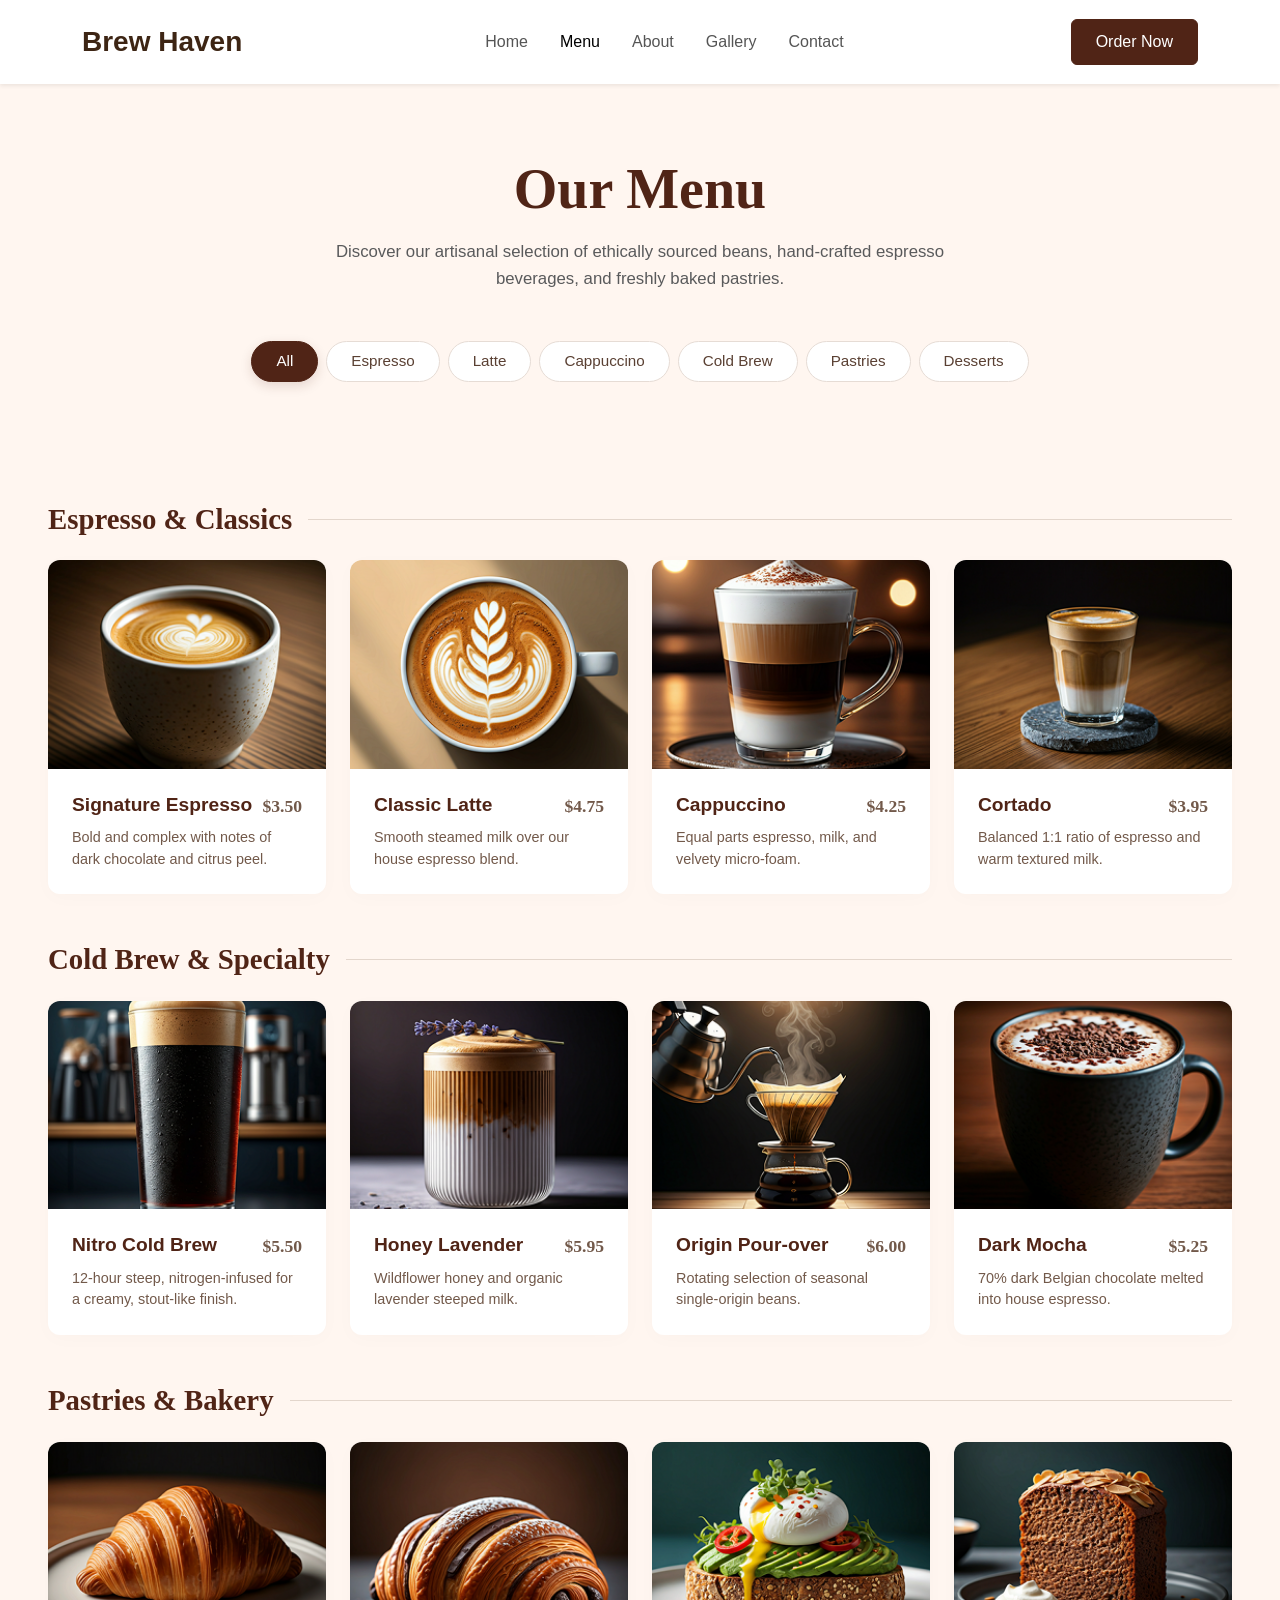
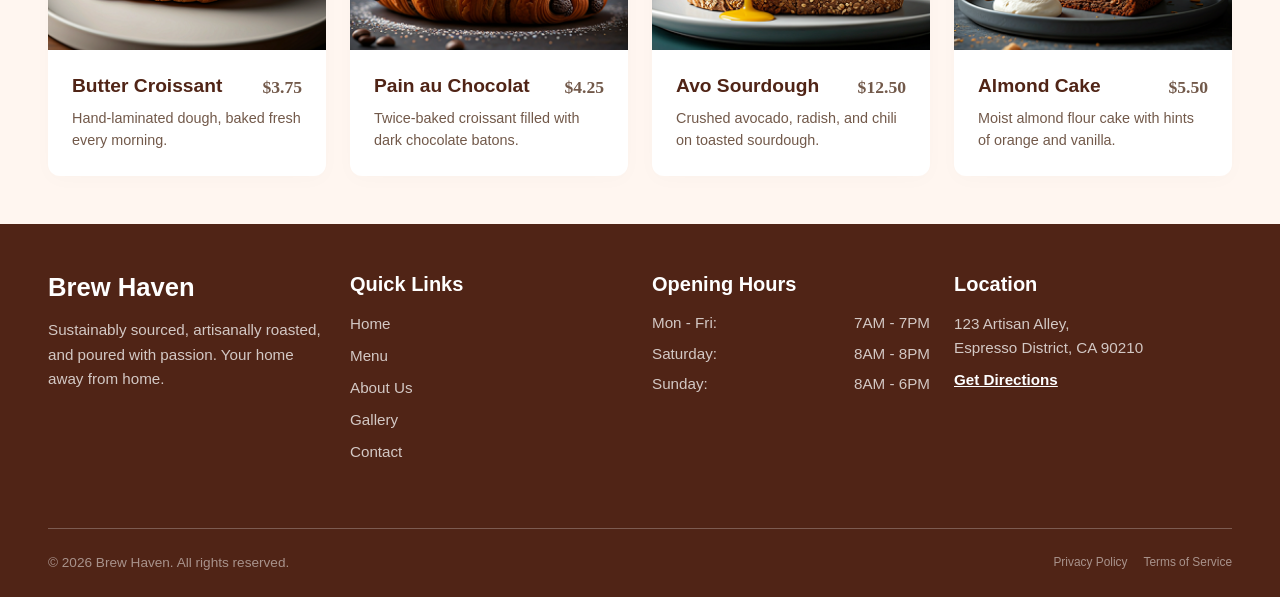
<file: menu.html>
<!DOCTYPE html>
<html lang="en">
<head>
  <meta charset="UTF-8">
  <meta name="viewport" content="width=device-width, initial-scale=1.0">
  <title>Menu</title>

  <link rel="stylesheet" href="Bootsrap/css/bootstrap.min.css">

  <link rel="stylesheet" href="css/style.css">

  <script src="Bootsrap/js/bootstrap.bundle.min.js" defer></script>

  <link rel="icon" type="image/png" sizes="32x32" href="icons/menu.png">
  
</head>
<body>



  <!-- NAVBAR START -->
<nav class="navbar navbar-expand-lg bg-white py-3 shadow-sm sticky-top">

  <div class="container">

    <!-- Logo -->
    <a class="navbar-brand fw-bold fs-3" href="#">
      Brew Haven
    </a>

    <!-- Mobile Menu Button -->
    <button class="navbar-toggler" type="button"
            data-bs-toggle="collapse"
            data-bs-target="#navbarNav">
      <span class="navbar-toggler-icon"></span>
    </button>

    <!-- Navigation Links -->
    <div class="collapse navbar-collapse" id="navbarNav">

      <ul class="navbar-nav mx-auto gap-3">

        <li class="nav-item">
          <a class="nav-link" href="index.html">Home</a>
        </li>

        <li class="nav-item">
          <a class="nav-link active" aria-current="page"href="menu.html">Menu</a>
        </li>

        <li class="nav-item">
          <a class="nav-link "  href="about.html">About</a>
        </li>

        <li class="nav-item">
          <a class="nav-link" href="gallery.html">Gallery</a>
        </li>

        <li class="nav-item">
          <a class="nav-link" href="contact.html">Contact</a>
        </li>

      </ul>

      <a href="#" class="btn btn-dark px-4">
        Order Now
      </a>

    </div>

  </div>

</nav>
<!-- NAVBAR END -->


<!--menu hero-->
<section class="menu-hero-section py-5">
  <div class="container text-center py-4">
    
    <h1 class="menu-hero-title display-4 fw-bold mb-3">Our Menu</h1>
    <p class="menu-hero-text text-muted mx-auto mb-5" style="max-width: 650px;">
      Discover our artisanal selection of ethically sourced beans, hand-crafted espresso beverages, and freshly baked pastries.
    </p>

    <div class="d-flex flex-wrap justify-content-center gap-2 filter-buttons-container">
      <button class="btn btn-filter active" type="button" data-filter="all">All</button>
      <button class="btn btn-filter" type="button" data-filter="espresso">Espresso</button>
      <button class="btn btn-filter" type="button" data-filter="latte">Latte</button>
      <button class="btn btn-filter" type="button" data-filter="cappuccino">Cappuccino</button>
      <button class="btn btn-filter" type="button" data-filter="cold-brew">Cold Brew</button>
      <button class="btn btn-filter" type="button" data-filter="pastries">Pastries</button>
      <button class="btn btn-filter" type="button" data-filter="desserts">Desserts</button>
    </div>

  </div>
</section>

<!--Espresso and latte-->
<section class="menu-products-section py-5 ">
  <div class="container-fluid px-4 px-md-5 max-width-container">
    
    <div class="d-flex align-items-center gap-3 mb-4 ">
      <h2 class="category-title fw-bold m-0">Espresso & Classics</h2>
      <div class="category-line flex-grow-1"></div>
    </div>

    <div class="row g-4 scroll-fade">
      
      <div class="col-sm-6 col-lg-3 menu-item" data-category="espresso">
        <div class="menu-item-card h-100">
          <div class="menu-item-img-wrapper">
            <img src="Assets/Signature Espresso.png" class="menu-item-img" alt="Signature Espresso">
          </div>
          <div class="menu-item-body p-4">
            <div class="d-flex justify-content-between align-items-start mb-2">
              <h3 class="menu-item-name fw-bold m-0">Signature Espresso</h3>
              <span class="menu-item-price fw-bold">$3.50</span>
            </div>
            <p class="menu-item-desc m-0">
              Bold and complex with notes of dark chocolate and citrus peel.
            </p>
          </div>
        </div>
      </div>

      <div class="col-sm-6 col-lg-3 menu-item" data-category="latte">
        <div class="menu-item-card h-100">
          <div class="menu-item-img-wrapper">
            <img src="Assets/Classic Latte.png" class="menu-item-img" alt="Classic Latte">
          </div>
          <div class="menu-item-body p-4">
            <div class="d-flex justify-content-between align-items-start mb-2">
              <h3 class="menu-item-name fw-bold m-0">Classic Latte</h3>
              <span class="menu-item-price fw-bold">$4.75</span>
            </div>
            <p class="menu-item-desc m-0">
              Smooth steamed milk over our house espresso blend.
            </p>
          </div>
        </div>
      </div>

      <div class="col-sm-6 col-lg-3 menu-item" data-category="cappuccino">
        <div class="menu-item-card h-100">
          <div class="menu-item-img-wrapper">
            <img src="Assets/Cappuccino2.png" class="menu-item-img" alt="Cappuccino">
          </div>
          <div class="menu-item-body p-4">
            <div class="d-flex justify-content-between align-items-start mb-2">
              <h3 class="menu-item-name fw-bold m-0">Cappuccino</h3>
              <span class="menu-item-price fw-bold">$4.25</span>
            </div>
            <p class="menu-item-desc m-0">
              Equal parts espresso, milk, and velvety micro-foam.
            </p>
          </div>
        </div>
      </div>

      <div class="col-sm-6 col-lg-3 menu-item" data-category="cold-brew">
        <div class="menu-item-card h-100">
          <div class="menu-item-img-wrapper">
            <img src="Assets/Cortado.png" class="menu-item-img" alt="Cortado">
          </div>
          <div class="menu-item-body p-4">
            <div class="d-flex justify-content-between align-items-start mb-2">
              <h3 class="menu-item-name fw-bold m-0">Cortado</h3>
              <span class="menu-item-price fw-bold">$3.95</span>
            </div>
            <p class="menu-item-desc m-0">
              Balanced 1:1 ratio of espresso and warm textured milk.
            </p>
          </div>
        </div>
      </div>

    </div>
  </div>
</section>
<!--Expresso Latte part-->


<!--Cold Brew and pastries-->
<section class="menu-products-section pb-5 ">
  <div class="container-fluid px-4 px-md-5 max-width-container">
    
    <div class="d-flex align-items-center gap-3 mb-4">
      <h2 class="category-title fw-bold m-0">Cold Brew & Specialty</h2>
      <div class="category-line flex-grow-1"></div>
    </div>

    <div class="row g-4 mb-5">
      
     <div class="col-sm-6 col-lg-3 menu-item" data-category="pastries">
        <div class="menu-item-card h-100">
          <div class="menu-item-img-wrapper">
            <img src="Assets/Nitro Cold Brew.png" class="menu-item-img" alt="Nitro Cold Brew">
          </div>
          <div class="menu-item-body p-4">
            <div class="d-flex justify-content-between align-items-start mb-2">
              <h3 class="menu-item-name fw-bold m-0">Nitro Cold Brew</h3>
              <span class="menu-item-price fw-bold">$5.50</span>
            </div>
            <p class="menu-item-desc m-0">
              12-hour steep, nitrogen-infused for a creamy, stout-like finish.
            </p>
          </div>
        </div>
      </div>

      <div class="col-sm-6 col-lg-3">
        <div class="menu-item-card h-100">
          <div class="menu-item-img-wrapper">
            <img src="Assets/Honey Lavender Latte.png" class="menu-item-img" alt="Honey Lavender Latte">
          </div>
          <div class="menu-item-body p-4">
            <div class="d-flex justify-content-between align-items-start mb-2">
              <h3 class="menu-item-name fw-bold m-0">Honey Lavender</h3>
              <span class="menu-item-price fw-bold">$5.95</span>
            </div>
            <p class="menu-item-desc m-0">
              Wildflower honey and organic lavender steeped milk.
            </p>
          </div>
        </div>
      </div>

      <div class="col-sm-6 col-lg-3">
        <div class="menu-item-card h-100">
          <div class="menu-item-img-wrapper">
            <img src="Assets/Single Origin Pour-over.png" class="menu-item-img" alt="Origin Pour-over">
          </div>
          <div class="menu-item-body p-4">
            <div class="d-flex justify-content-between align-items-start mb-2">
              <h3 class="menu-item-name fw-bold m-0">Origin Pour-over</h3>
              <span class="menu-item-price fw-bold">$6.00</span>
            </div>
            <p class="menu-item-desc m-0">
              Rotating selection of seasonal single-origin beans.
            </p>
          </div>
        </div>
      </div>

      <div class="col-sm-6 col-lg-3">
        <div class="menu-item-card h-100">
          <div class="menu-item-img-wrapper">
            <img src="Assets/Dark Choco Mocha.png" class="menu-item-img" alt="Dark Mocha">
          </div>
          <div class="menu-item-body p-4">
            <div class="d-flex justify-content-between align-items-start mb-2">
              <h3 class="menu-item-name fw-bold m-0">Dark Mocha</h3>
              <span class="menu-item-price fw-bold">$5.25</span>
            </div>
            <p class="menu-item-desc m-0">
              70% dark Belgian chocolate melted into house espresso.
            </p>
          </div>
        </div>
      </div>

    </div>

    <div class="d-flex align-items-center gap-3 mb-4 mt-5">
      <h2 class="category-title fw-bold m-0">Pastries & Bakery</h2>
      <div class="category-line flex-grow-1"></div>
    </div>

    <div class="row g-4">
      
      <div class="col-sm-6 col-lg-3">
        <div class="menu-item-card h-100">
          <div class="menu-item-img-wrapper">
            <img src="Assets/Classic Croissant.png" class="menu-item-img" alt="Butter Croissant">
          </div>
          <div class="menu-item-body p-4">
            <div class="d-flex justify-content-between align-items-start mb-2">
              <h3 class="menu-item-name fw-bold m-0">Butter Croissant</h3>
              <span class="menu-item-price fw-bold">$3.75</span>
            </div>
            <p class="menu-item-desc m-0">
              Hand-laminated dough, baked fresh every morning.
            </p>
          </div>
        </div>
      </div>

      <div class="col-sm-6 col-lg-3">
        <div class="menu-item-card h-100">
          <div class="menu-item-img-wrapper">
            <img src="Assets/Pain au Chocolat.png" class="menu-item-img" alt="Pain au Chocolat">
          </div>
          <div class="menu-item-body p-4">
            <div class="d-flex justify-content-between align-items-start mb-2">
              <h3 class="menu-item-name fw-bold m-0">Pain au Chocolat</h3>
              <span class="menu-item-price fw-bold">$4.25</span>
            </div>
            <p class="menu-item-desc m-0">
              Twice-baked croissant filled with dark chocolate batons.
            </p>
          </div>
        </div>
      </div>

      <div class="col-sm-6 col-lg-3">
        <div class="menu-item-card h-100">
          <div class="menu-item-img-wrapper">
            <img src="Assets/Avocado Sourdough.png" class="menu-item-img" alt="Avo Sourdough">
          </div>
          <div class="menu-item-body p-4">
            <div class="d-flex justify-content-between align-items-start mb-2">
              <h3 class="menu-item-name fw-bold m-0">Avo Sourdough</h3>
              <span class="menu-item-price fw-bold">$12.50</span>
            </div>
            <p class="menu-item-desc m-0">
              Crushed avocado, radish, and chili on toasted sourdough.
            </p>
          </div>
        </div>
      </div>

      <div class="col-sm-6 col-lg-3">
        <div class="menu-item-card h-100">
          <div class="menu-item-img-wrapper">
            <img src="Assets/Almond Tea Cake.png" class="menu-item-img" alt="Almond Cake">
          </div>
          <div class="menu-item-body p-4">
            <div class="d-flex justify-content-between align-items-start mb-2">
              <h3 class="menu-item-name fw-bold m-0">Almond Cake</h3>
              <span class="menu-item-price fw-bold">$5.50</span>
            </div>
            <p class="menu-item-desc m-0">
              Moist almond flour cake with hints of orange and vanilla.
            </p>
          </div>
        </div>
      </div>

    </div>

  </div>
</section>



















<!-- FOOTER SECTION -->
<footer class="footer-section pt-5 pb-4">
  <div class="container-fluid px-4 px-md-5 max-width-container">
    
    <!-- Main Footer Links Grid -->
    <div class="row g-4 mb-5">
      
      <!-- Column 1: Brand Info -->
      <div class="col-sm-6 col-lg-3">
        <h3 class="footer-brand-title fw-bold mb-3">Brew Haven</h3>
        <p class="footer-text opacity-75 mb-4">
          Sustainably sourced, artisanally roasted, and poured with passion. Your home away from home.
        </p>
        <!-- Social Icons (Using Bootstrap Icons) -->
        <div class="footer-socials d-flex gap-3">
          <a href="#" class="social-link"><i class="bi bi-facebook"></i></a>
          <a href="#" class="social-link"><i class="bi bi-instagram"></i></a>
          <a href="#" class="social-link"><i class="bi bi-twitter-x"></i></a>
        </div>
      </div>

      <!-- Column 2: Quick Links -->
      <div class="col-sm-6 col-lg-3">
        <h3 class="footer-heading fw-bold mb-3">Quick Links</h3>
        <ul class="list-unstyled footer-links-list">
          <li class="mb-2"><a href="index.html">Home</a></li>
          <li class="mb-2"><a href="menu.html">Menu</a></li>
          <li class="mb-2"><a href="about.html">About Us</a></li>
          <li class="mb-2"><a href="gallery.html">Gallery</a></li>
          <li><a href="contact.html">Contact</a></li>
        </ul>
      </div>

      <!-- Column 3: Opening Hours -->
      <div class="col-sm-6 col-lg-3">
        <h3 class="footer-heading fw-bold mb-3">Opening Hours</h3>
        <ul class="list-unstyled footer-hours-list opacity-75">
          <li class="d-flex justify-content-between mb-2">
            <span>Mon - Fri:</span>
            <span>7AM - 7PM</span>
          </li>
          <li class="d-flex justify-content-between mb-2">
            <span>Saturday:</span>
            <span>8AM - 8PM</span>
          </li>
          <li class="d-flex justify-content-between">
            <span>Sunday:</span>
            <span>8AM - 6PM</span>
          </li>
        </ul>
      </div>

      <!-- Column 4: Location Info -->
      <div class="col-sm-6 col-lg-3">
        <h3 class="footer-heading fw-bold mb-3">Location</h3>
        <p class="footer-text opacity-75 mb-2">
          123 Artisan Alley,<br>
          Espresso District, CA 90210
        </p>
        <a href="https://maps.google.com" target="_blank" class="footer-map-link fw-bold text-decoration-underline">Get Directions</a>
      </div>

    </div>

    <!-- Horizontal Divider -->
    <hr class="footer-divider mb-4">

    <!-- Bottom Socket bar -->
    <div class="d-flex flex-column flex-sm-row justify-content-between align-items-center opacity-50 footer-socket">
      <p class="m-0 mb-2 mb-sm-0">&copy; 2026 Brew Haven. All rights reserved.</p>
      <div class="d-flex gap-3">
        <a href="#" class="text-white text-decoration-none small">Privacy Policy</a>
        <a href="#" class="text-white text-decoration-none small">Terms of Service</a>
      </div>
    </div>

  </div>
</footer>








  
</body>
</html>
</file>
<file: css/style.css>
/* NAVBAR */

.navbar-brand{
    color: #502416;
    font-weight: 700;
}

.nav-link{
    font-weight: 500;
    position: relative;
    color:#5C4033
}

.nav-link::after{
    content: "";
    width: 0;
    height: 2px;
    background-color: #5C4033;
    position: absolute;
    left: 0;
    bottom: 0;
    transition: 0.3s;
}

.nav-link:hover::after{
    width: 100%;
}

.btn-dark{
    background-color: #6B3A2A;
    border-color: #6B3A2A;
    border-radius: 6px;
    padding: 10px 24px;
}

.btn-dark:hover{
    background-color: #502416;
    border-color: #502416;
}

/*hero section*/


/* --- Hero Section --- */

.hero-section {
    position: relative;
    background: url('../Assets/hero.jpg') no-repeat center center/cover;
    height: 100vh;
    display: flex;
    align-items: center;
    overflow: hidden;
}
.hero-overlay {
    position: absolute;
    top: 0;
    left: 0;
    width: 100%;
    height: 100%;
    background: linear-gradient(to right, rgba(33, 19, 11, 0.85), rgba(29, 16, 9, 0.4));
    z-index: 1;
}

.hero-content {
    position: relative;
    z-index: 2;
}


.hero-title {
    font-size: 4rem; 
    font-weight: 700;
    color: #ffffff; 
    line-height: 1.1;
}

.hero-text {
    margin: 25px 0;
    font-size: 1.1rem;
    color: rgba(255, 255, 255, 0.8);
    max-width: 500px;
}

.hero-buttons {
    margin-top: 30px;
}

/* Custom UI Button Styles */
.btn-hero-primary {
    color: #1d1009; /* Dark brown text for the solid white button */
    font-weight: 600;
    border-radius: 8px;
}

.btn-hero-secondary {
    color: #ffffff;
    border-color: rgba(255, 255, 255, 0.5);
    border-radius: 8px;
}

.btn-hero-secondary:hover {
    background-color: rgba(255, 255, 255, 0.1);
}

/* GLOBAL STYLES & TYPOGRAPHY*/
body {
    font-family: 'Segoe UI', Tahoma, Geneva, Verdana, sans-serif;
    background-color: #FFFDFB;
    color: #3D2514;
    overflow-x: hidden;
}

/* NAVBAR STYLES */
.navbar {
    transition: all 0.3s ease;
}

.navbar-brand {
    color: #3D2514 ;
}

.nav-link {
    color: #555555 ;
    font-weight: 500;
}

.nav-link.active, .nav-link:hover {
    color: #502416;
}

.btn-dark {
    background-color: #502416;
    border-color: #502416 ;
}

.btn-dark:hover {
    background-color: #3D2514;
    border-color: #3D2514;
}

/* HERO SECTION */
.hero-section {
    position: relative;
    background: url('../Assets/hero.jpg') no-repeat center center/cover;
    height: 100vh;
    display: flex;
    align-items: center;
    overflow: hidden;
}

/* Dark Tint Overlay to make text pop */
.hero-overlay {
    position: absolute;
    top: 0;
    left: 0;
    width: 100%;
    height: 100%;
    background: linear-gradient(to right, rgba(29, 16, 9, 0.85), rgba(29, 16, 9, 0.4));
    z-index: 1;
}

/* Pushes text layers in front of the image overlay tint */
.hero-content {
    position: relative;
    z-index: 2;
}

.hero-title {
    font-size: 4rem;
    font-weight: 700;
    color: #ffffff;
    line-height: 1.1;
}

.hero-text {
    margin: 25px 0;
    font-size: 1.1rem;
    color: rgba(255, 255, 255, 0.85);
    max-width: 500px;
}

.hero-buttons {
    margin-top: 30px;
}

/* Hero Button Overrides */
.btn-hero-primary {
    background-color: #ffffff;
    color: #1d1009;
    font-weight: 600;
    border-radius: 8px;
}

.btn-hero-primary:hover {
    background-color: #FDF5F0;
}

.btn-hero-secondary {
    color: #ffffff;
    border-color: rgba(255, 255, 255, 0.5);
    border-radius: 8px;
}

.btn-hero-secondary:hover {
    background-color: rgba(255, 255, 255, 0.1);
    color: #ffffff;
}

/* FEATURES SECTION ("WHY BREW HAVEN") */
.features-section {
    background-color: #FFFDFB;
}

.small-title {
    color: #502416;
    letter-spacing: 2px;
    font-size: 0.85rem;
    font-weight: 600;
}

.section-title {
    color: #502416;
    font-size: 2.5rem;
}

/*CARD BACKGROUND*/
.feature-card {
    background-color: #FDF5F0; 
    border: none;
    border-radius: 12px;
    transition: transform 0.3s ease, box-shadow 0.3s ease;
}

.feature-card:hover {
    transform: translateY(-5px);
    box-shadow: 0 10px 20px rgba(61, 37, 20, 0.05);
}


.icon-circle {
    width: 65px;
    height: 65px;
    background-color: #502416; 
    border-radius: 50%;
    display: flex;
    align-items: center;
    justify-content: center;
}


.feature-icon {
    width: 32px;
    height: 32px;
    object-fit: contain;
    image-rendering: -webkit-optimize-contrast; 
    
    
}

.feature-card-title {
    color: #3D2514;
    font-size: 1.35rem;
    margin-bottom: 12px;
}

.feature-card-text {
    font-size: 0.95rem;
    line-height: 1.6;
    color: #52443F;
}


/* --- MENU SECTION --- */
.menu-section {
    background-color: #502416;
}

.menu-section-title {
    color: #ffffff;
    font-size: 2.5rem;
}

.menu-subtitle {
    color: #FAEEEB;
    font-size: 0.85rem;
    letter-spacing: 1px;
}

/* Individual Cards Layout */
.menu-card {
    background-color: #ffffff;
    border: none;
    border-radius: 14px;
    overflow: hidden;
    box-shadow: 0 8px 24px rgba(0, 0, 0, 0.15);
    transition: transform 0.3s ease;
}

.menu-card:hover {
    transform: translateY(-6px);
}


.menu-img-container {
    width: 100%;
    height: 220px;
    overflow: hidden;
}
.menu-section .container-fluid {
    max-width: 1600px;
    margin: 0 auto;
}

.menu-img {
    width: 100%;
    height: 100%;
    object-fit: cover;
}

/* Card Typography Styling */
.item-title {
    color: #502416;
    font-size: 1.35rem;
}

.item-price {
    color: #72594A;
    font-size: 1.1rem;
}

.item-text {
    font-size: 0.95rem;
    line-height: 1.5;
}

/* Inside Card Button Styling */
.btn-outline-menu {
    border: 1px solid #502416;
    color: #502416;
    font-weight: 500;
    border-radius: 8px;
    background: transparent;
    transition: all 0.2s ease;
}

.btn-outline-menu:hover {
    background-color: #502416;
    color: #ffffff;
}

/* Footer Section Navigation Link Button */
.btn-view-all {
    border: 1px solid rgba(255, 255, 255, 0.4);
    color: #ffffff;
    background-color: transparent;
    border-radius: 8px;
    font-weight: 500;
    transition: all 0.2s ease;
}

.btn-view-all:hover {
    background-color: #FAEEEB;
    color: #502416;
    border-color: #ffffff;
}

/* --- SHARED BOUNDARY ENGINE --- */
.max-width-container {
    max-width: 1600px;
    margin: 0 auto;
}

/* --- HAPPY HOUR BANNER --- */
.happy-hour-section {
    background-color: #5A3326;
    border-top: 1px solid rgba(255, 255, 255, 0.1);
}

.banner-title {
    font-size: 1.75rem;
}

.banner-text {
    font-size: 0.95rem;
}

.btn-banner-location {
    background-color: #ffffff;
    color: #5A3326;
    font-weight: 500;
    border-radius: 6px;
    border: none;
    transition: background-color 0.2s ease;
}

.btn-banner-location:hover {
    background-color: #FDF5F0;
}

/* --- REVIEWS SECTION --- */
.reviews-section {
    background-color: #FFF6F0; 
}

.review-small-title {
    color: #502416;
    font-size: 0.85rem;
    letter-spacing: 2px;
    font-weight: 600;
}

.review-section-title {
    color: #3D2514;
    font-size: 2.3rem;
}

.review-card {
    background-color: #ffffff;
    border-radius: 12px;
    border: none;
    box-shadow: 0 4px 15px rgba(61, 37, 20, 0.02);
}

.stars i {
    color: #F1C2A5; 
    margin-right: 2px;
}

.review-text {
    font-size: 0.95rem;
    line-height: 1.6;
    color: #555555;
}

/* Reviewer Avatars styling */
.reviewer-avatar {
    width: 45px;
    height: 45px;
    background-color: #F8D3BD; 
    color: #502416; 
    border-radius: 50%;
    font-size: 0.95rem;
    flex-shrink: 0;
}

.reviewer-name {
    color: #3D2514;
    font-size: 1rem;
}

.reviewer-role {
    font-size: 0.8rem;
}

/* --- SUBSCRIBE SECTION --- */
.subscribe-section {
    background-color: #ffffff;
}

.subscribe-title {
    color: #3D2514;
    font-size: 2.2rem;
}

.subscribe-text {
    font-size: 0.95rem;
    line-height: 1.6;
}

.subscribe-input {
    border: 1px solid #D0C5BD;
    border-radius: 6px;
    height: 46px;
}

.subscribe-input:focus {
    border-color: #502416;
    box-shadow: 0 0 0 0.2rem rgba(80, 36, 22, 0.15);
}

.btn-subscribe {
    background-color: #502416;
    color: #ffffff;
    border: none;
    border-radius: 6px;
    height: 46px;
    font-weight: 500;
    white-space: nowrap;
    transition: background-color 0.2s ease;
}

.btn-subscribe:hover {
    background-color: #2D120A;
    color: #ffffff;
}

.privacy-notice {
    font-size: 0.75rem;
}



/* --- FOOTER SECTION --- */
.footer-section {
    background-color: #502416; /* Matching the deep dark roast tone */
    color: #ffffff;
}

.footer-brand-title {
    font-size: 1.6rem;
    color: #ffffff;
}

.footer-heading {
    font-size: 1.25rem;
    color: #ffffff;
}

.footer-text {
    font-size: 0.95rem;
    line-height: 1.6;
}

/* Navigation Links Formatting */
.footer-links-list a {
    color: rgba(255, 255, 255, 0.75);
    text-decoration: none;
    font-size: 0.95rem;
    transition: color 0.2s ease;
}

.footer-links-list a:hover {
    color: #ffffff;
}

/* Alignment Row for Hours */
.footer-hours-list {
    font-size: 0.95rem;
}

/* Location Map Anchor */
.footer-map-link {
    color: #ffffff;
    font-size: 0.95rem;
    transition: opacity 0.2s ease;
}

.footer-map-link:hover {
    opacity: 0.8;
}

/* Social Icon Badges */
.social-link {
    color: rgba(255, 255, 255, 0.8);
    font-size: 1.25rem;
    transition: color 0.2s ease, transform 0.2s ease;
}

.social-link:hover {
    color: #ffffff;
    transform: translateY(-2px);
}


.footer-socket {
    font-size: 0.85rem;
}


/* ABOUT US PAGE STYLES */

/* Full-width dramatic hero layout */
.about-hero-section {
    position: relative;
    background: url('../Assets/Our\ Story.png') no-repeat center center/cover;
    height: 60vh; 
    min-height: 400px;
    overflow: hidden;
}

/* Dark rich overlay tint to match your homepage aesthetics and ensure crisp text readability */
.about-hero-overlay {
    position: absolute;
    top: 0;
    left: 0;
    width: 100%;
    height: 100%;
    background: linear-gradient(to bottom, rgba(45, 23, 12, 0.75), rgba(36, 18, 9, 0.85));
    z-index: 1;
}

/* Typography control */
.about-hero-title {
    font-family: 'Playfair Display', Georgia, serif; /* Gives that premium editorial look from your Figma */
    letter-spacing: 1px;
}

.about-hero-text {
    font-weight: 400;
    line-height: 1.6;
    letter-spacing: 0.5px;
}
/* --- ABOUT PASSION SECTION --- */
.about-passion-section {
    background-color: #FFF6F0; /* Soft warm pinkish-cream background tint matching Figma layout */
}

.passion-small-title {
    color: #502416; /* Warm deep accent brown */
    font-size: 0.85rem;
    letter-spacing: 2px;
    font-weight: 600;
}

.passion-main-title {
    color: #502416; 
    font-size: 2.5rem;
    font-family: 'Playfair Display', Georgia, serif;
}

.passion-lead-text,
.passion-closing-text {
    font-size: 1rem;
    line-height: 1.7;
    color: #52443F;
}

.passion-blockquote {
    border-left: 3px solid #D9B398; 
}

.italic-quote {
    font-size: 1rem;
    color: #52443F;
    font-style: italic;
    line-height: 1.6;
}

/* Rounded image layout frame */
.passion-image-container {
    background-color: #FFF6F0; 
    border-radius: 16px;
    box-shadow: 0 10px 30px rgba(61, 37, 20, 0.04);
}

.passion-img {
    border-radius: 12px;
    width: 100%;
    object-fit: cover;
    display: block;
}


/* --- ABOUT TEAM SECTION --- */
.team-section-title {
    color: #502416; /* Signature dark roast font tone */
    font-size: 2.3rem;
    font-family: 'Playfair Display', Georgia, serif;
}

.team-section-subtitle {
    font-size: 1rem;
}

/* Base Card Framing */
.team-card {
    background-color: #ffffff;
    border-radius: 12px;
    border: none;
    box-shadow: 0 4px 20px rgba(61, 37, 20, 0.03); /* Subtle soft shadow footprint */
    transition: transform 0.2s ease, box-shadow 0.2s ease;
}

.team-card:hover {
    transform: translateY(-4px);
    box-shadow: 0 8px 25px rgba(61, 37, 20, 0.06);
}

/* Precise Circular Photo Crop Frame */
.team-img-frame {
    width: 140px;
    height: 140px;
    border-radius: 50%;
    overflow: hidden;
    border: 4px solid #FFF6F0; /* Warm accent border ring matching your background palette */
}

.team-avatar-img {
    width: 100%;
    height: 100%;
    object-fit: cover;
    display: block;
}

/* Typography elements */
.team-member-name {
    color: #502416;
    font-size: 1.35rem;
}

.team-member-role {
    color: #9C7A63; /* Elegant muted bronze/gold tone for title sub-headers */
    font-size: 0.8rem;
    letter-spacing: 1.5px;
    font-weight: 600;
}

.team-member-bio {
    font-size: 0.95rem;
    line-height: 1.6;
}

/*ABOUT US PAGE: VALUES SECTION  */
.about-values-section {
    background-color: #5A3326; 
}

.values-section-title {
    font-size: 2.3rem;
    font-family: 'Playfair Display', Georgia, serif;
    letter-spacing: 0.5px;
}

.values-title-line {
    width: 60px;
    height: 2px;
    background-color: rgba(255, 255, 255, 0.6);
}

/* Translucent circular frame wrapper for icons */
.value-icon-badge {
    width: 70px;
    height: 70px;
    border-radius: 50%;
    background-color: rgba(255, 255, 255, 0.08); 
    transition: background-color 0.3s ease, transform 0.3s ease;
}

/* NEW RULE: Safeguards your image dimensions inside the badge */
.value-icon-img {
    width: 32px;  
    height: auto;
    object-fit: contain;
}

/* Hover interaction */
.value-item-wrapper:hover .value-icon-badge {
    background-color: rgba(255, 255, 255, 0.15);
    transform: scale(1.05);
}

.value-item-title {
    font-family: 'Playfair Display', Georgia, serif;
    font-size: 1.4rem;
    letter-spacing: 0.3px;
}

.value-item-text {
    font-size: 0.95rem;
    line-height: 1.7;
    font-weight: 300;
}



/* MENU PAGE STYLES */

.menu-hero-section {
    background-color: #FFF6F0; 
}
.menu-hero-title {
    color: #502416; 
    font-family: 'Playfair Display', Georgia, serif;
}

.menu-hero-text {
    font-size: 1.05rem;
    line-height: 1.6;
}

/* Custom Rounded Filter Button Styling */
.btn-filter {
    background-color: #ffffff;
    color: #5A4033;
    border: 1px solid #E6DCD5;
    border-radius: 30px; 
    padding: 8px 24px;
    font-size: 0.95rem;
    font-weight: 500;
    transition: all 0.25s ease;
}

/* Hover effect */
.btn-filter:hover {
    background-color: #F5EBE4;
    color: #3D2514;
    border-color: #CDBEB5;
}

/* Active selected state button */
.btn-filter.active {
    background-color: #502416; 
    color: #ffffff;
    border-color: #502416;
    box-shadow: 0 4px 12px rgba(80, 36, 22, 0.15);
}


/* --- MENU CARD GRID ENGINE --- */
.menu-products-section{
    background-color: #FFF6F0;
}
.category-title {
    color: #502416; 
    font-family: 'Playfair Display', Georgia, serif;
    font-size: 1.8rem;
    white-space: nowrap;
}

/* Thin horizontal separator matching design profile */
.category-line {
    height: 1px;
    background-color: #e3d6cc;
}

/* Outer Card Container Box Model */
.menu-item-card {
    background-color: #ffffff;
    border-radius: 12px;
    overflow: hidden;
    border: none;
    box-shadow: 0 4px 20px rgba(61, 37, 20, 0.02);
    transition: transform 0.2s ease, box-shadow 0.2s ease;
}

.menu-item-card:hover {
    transform: translateY(-4px);
    box-shadow: 0 8px 25px rgba(61, 37, 20, 0.06);
}

/* Square Crop Area Setup for Assets Imagery */
.menu-item-img-wrapper {
    width: 100%;
    aspect-ratio: 4 / 3; 
    overflow: hidden;
}

.menu-item-img {
    width: 100%;
    height: 100%;
    object-fit: cover;
    display: block;
}

/* Typography elements with your precise color tags */
.menu-item-name {
    color: #502416; 
    font-size: 1.2rem;
    line-height: 1.3;
}

.menu-item-price {
    color: #72594A; 
    font-size: 1.1rem;
    font-family: 'Playfair Display', Georgia, serif;
}

.menu-item-desc {
    color: #72594A; 
    font-size: 0.9rem;
    line-height: 1.5;
}



/*  CONTACT PAGE STYLES*/

.contact-hero-section {
    background-color: #502416; /* Rich dark brown background header block */
}

.contact-hero-title {
    font-family: 'Playfair Display', Georgia, serif;
    
}

.contact-hero-text {
    font-size: 1.05rem;
    line-height: 1.6;
    
}

.contact-content-section {
    background-color: #FFF6F0; 
}

/* Elevated Form Container Card Box Model */
.contact-form-card {
    background-color: #ffffff;
    border-radius: 12px;
    box-shadow: 0 10px 35px rgba(80, 36, 22, 0.04);
}

.contact-card-title, .contact-info-title {
    color: #502416;
    font-family: 'Playfair Display', Georgia, serif;
}

.contact-label {
    font-size: 0.85rem;
    color: #72594A;
    font-weight: 500;
}

/* Input Fields Refinement */
.contact-input {
    border: 1px solid #E6DCD5;
    border-radius: 6px;
    padding: 10px 14px;
    font-size: 0.95rem;
    color: #3D2514;
    transition: border-color 0.2s ease, box-shadow 0.2s ease;
}

.contact-input:focus {
    border-color: #9C7A63;
    box-shadow: 0 0 0 3px rgba(156, 122, 99, 0.1);
    outline: none;
}

/* Submit Action Button styling matches dark bean values */
.btn-contact-submit {
    background-color: #502416;
    color: #ffffff;
    border: none;
    border-radius: 6px;
    transition: background-color 0.2s ease;
}

.btn-contact-submit:hover {
    background-color: #3D1A10;
    color: #ffffff;
}

/* Info Elements Styling Rules */
.contact-info-icon {
    width: 42px;
    height: 42px;
    border-radius: 50%;
    background-color: #F7EDE6;
}

.info-img-icon {
    width: 18px;
    height: auto;
    filter: brightness(0) opacity(0.75);
}

.info-item-heading {
    font-size: 1.05rem;
    color: #502416;
}

.info-item-text {
    font-size: 0.95rem;
    color: #72594A;
    line-height: 1.6;
}

.social-follow-title {
    font-size: 0.85rem;
    color: #502416;
    letter-spacing: 1.5px;
}

/* Rounded Profile Social Circles */
.contact-social-btn {
    width: 40px;
    height: 40px;
    border-radius: 50%;
    border: 1px solid #72594A;
    background-color: transparent;
    transition: background-color 0.2s ease, border-color 0.2s ease;
}

.contact-social-btn:hover {
    background-color: #F7EDE6;
    border-color: #502416;
}

.social-img-icon {
    width: 16px;
    height: auto;
    filter: brightness(0) opacity(0.8);
    transition: filter 0.2s ease;
}
.contact-social-btn:hover .social-img-icon {
    filter: brightness(0) opacity(1);
}

/* Map Preview Interactive Presentation Frame */
.map-preview-card {
    height: 180px;
    width: 100%;
}

.map-overlay-blur {
    background-color: rgba(61, 37, 20, 0.15);
}

.btn-view-map {
    background-color: #ffffff;
    color: #3D2514;
    border: none;
    border-radius: 6px;
    font-weight: 500;
    font-size: 0.9rem;
    transition: transform 0.2s ease, background-color 0.2s ease;
}

.btn-view-map:hover {
    transform: scale(1.02);
    background-color: #F7EDE6;
    color: #3D2514;
}
.scroll-fade {
    opacity: 1;
    transform: translateY(0);
    transition: opacity 0.8s cubic-bezier(0.25, 1, 0.5, 1), 
                transform 0.8s cubic-bezier(0.25, 1, 0.5, 1);
    will-change: transform, opacity;
}


.scroll-fade.appear {
    opacity: 1;
    transform: translateY(0);
}
</file>
